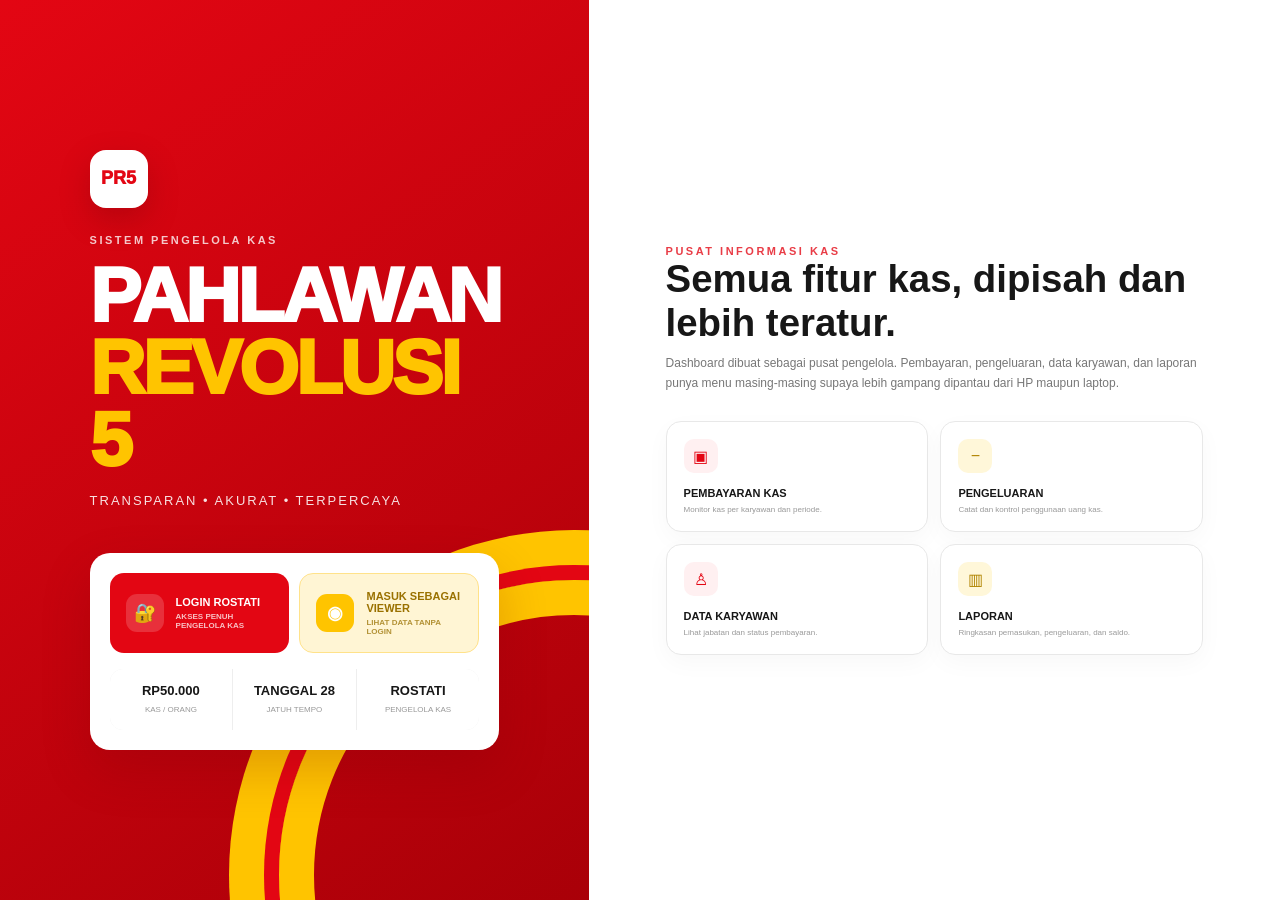
<file: index.html>
<!DOCTYPE html>
<html lang="id">
<head>
<meta charset="UTF-8">
<meta name="viewport" content="width=device-width,initial-scale=1.0">
<title>PAHLAWAN REVOLUSI 5 - SISTEM PENGELOLA KAS</title>

<style>
*{
  box-sizing:border-box
}

body{
  margin:0;
  font-family:Inter,Arial,sans-serif;
  background:#f7f7f7;
  color:#171717;
  min-height:100vh
}

.page{
  min-height:100vh;
  display:grid;
  grid-template-columns:46% 54%
}

.hero{
  position:relative;
  overflow:hidden;
  background:linear-gradient(145deg,#e30613,#a90008);
  color:#fff;
  padding:7vw 7vw;
  display:flex;
  align-items:center
}

.hero:after{
  content:"";
  position:absolute;
  width:520px;
  height:520px;
  border-radius:50%;
  right:-280px;
  bottom:-270px;
  border:35px solid #ffc400;
  box-shadow:
    0 0 0 15px #e30613,
    0 0 0 50px #ffc400
}

.inner{
  max-width:620px;
  position:relative;
  z-index:2
}

.eyebrow{
  font-size:11px;
  font-weight:900;
  letter-spacing:2.5px;
  opacity:.78
}

.brandmark{
  width:58px;
  height:58px;
  border-radius:16px;
  background:#fff;
  color:#e30613;
  display:grid;
  place-items:center;
  font-weight:1000;
  font-size:18px;
  margin-bottom:26px;
  box-shadow:0 12px 30px #7e000855
}

.hero h1{
  font-size:clamp(42px,6vw,82px);
  line-height:.94;
  margin:13px 0 18px;
  font-weight:1000;
  letter-spacing:-3px
}

.hero h1 span{
  color:#ffc400
}

.tag{
  font-size:13px;
  letter-spacing:2px;
  margin-bottom:45px;
  opacity:.88
}

.login-card{
  width:min(560px,100%);
  background:#fff;
  border-radius:20px;
  padding:20px;
  box-shadow:0 20px 50px #70000a33;
  color:#171717
}

.access{
  display:grid;
  grid-template-columns:1fr 1fr;
  gap:10px
}

.access button{
  border:0;
  border-radius:14px;
  padding:16px;
  text-align:left;
  display:flex;
  align-items:center;
  gap:12px;
  font-weight:900
}

.admin{
  background:#e30613;
  color:#fff
}

.viewer{
  background:#fff5d4;
  color:#9a7100;
  border:1px solid #ffe28a!important
}

.ico{
  width:38px;
  height:38px;
  border-radius:11px;
  display:grid;
  place-items:center;
  background:#ffffff2b;
  font-size:18px;
  flex:none
}

.viewer .ico{
  background:#ffc400;
  color:#fff
}

.access strong{
  display:block;
  font-size:11px
}

.access small{
  display:block;
  margin-top:4px;
  font-size:8px;
  opacity:.75
}

.facts{
  display:grid;
  grid-template-columns:repeat(3,1fr);
  gap:1px;
  background:#eee;
  margin-top:16px;
  border-radius:13px;
  overflow:hidden
}

.fact{
  background:#fff;
  padding:14px;
  text-align:center
}

.fact b{
  display:block;
  font-size:13px
}

.fact span{
  font-size:8px;
  color:#999
}

.side{
  padding:6vw 6vw;
  display:flex;
  align-items:center;
  background:#fff
}

.panel{
  width:min(650px,100%);
  margin:auto
}

.panel h2{
  font-size:clamp(28px,3vw,44px);
  margin:0 0 8px
}

.panel p{
  color:#777;
  font-size:12px;
  line-height:1.7;
  margin:0 0 28px
}

.features{
  display:grid;
  grid-template-columns:1fr 1fr;
  gap:12px
}

.feature{
  border:1px solid #e8e8e8;
  border-radius:15px;
  padding:17px;
  background:#fff;
  box-shadow:0 8px 25px #00000008
}

.feature .fi{
  width:34px;
  height:34px;
  border-radius:10px;
  background:#fff0f1;
  color:#e30613;
  display:grid;
  place-items:center;
  margin-bottom:10px
}

.feature:nth-child(2) .fi,
.feature:nth-child(4) .fi{
  background:#fff7d9;
  color:#b18400
}

.feature b{
  font-size:11px
}

.feature span{
  display:block;
  font-size:8px;
  color:#999;
  margin-top:4px
}

.modal{
  position:fixed;
  inset:0;
  background:#0009;
  backdrop-filter:blur(7px);
  display:grid;
  place-items:center;
  padding:18px;
  z-index:50
}

.hidden{
  display:none!important
}

.modal-box{
  width:min(420px,100%);
  background:#fff;
  border-radius:20px;
  padding:24px;
  box-shadow:0 30px 80px #0005
}

.close{
  float:right;
  border:0;
  background:#f2f2f2;
  width:32px;
  height:32px;
  border-radius:50%;
  font-size:20px
}

.modal-icon{
  width:48px;
  height:48px;
  border-radius:14px;
  background:#ffe8ea;
  color:#e30613;
  display:grid;
  place-items:center;
  font-size:21px;
  margin-bottom:15px
}

.modal-box h2{
  margin:0 0 7px
}

.modal-desc{
  font-size:11px;
  color:#888;
  margin:0 0 20px
}

.modal-box label{
  display:block;
  font-size:9px;
  font-weight:900;
  color:#666
}

.password-wrap{
  display:flex;
  margin-top:7px
}

.password-wrap input{
  flex:1;
  min-width:0;
  padding:12px;
  border:1px solid #ddd;
  border-right:0;
  border-radius:10px 0 0 10px;
  outline:0
}

.password-wrap button{
  border:1px solid #ddd;
  background:#fafafa;
  border-radius:0 10px 10px 0;
  padding:0 12px;
  font-size:9px;
  font-weight:900
}

.error{
  color:#e30613;
  font-size:10px;
  font-weight:800
}

.primary-btn{
  width:100%;
  border:0;
  border-radius:11px;
  background:#e30613;
  color:#fff;
  padding:13px;
  font-size:10px;
  font-weight:950;
  margin-top:10px
}

@media(max-width:900px){

  .page{
    grid-template-columns:1fr
  }

  .hero{
    min-height:620px;
    padding:42px 22px
  }

  .side{
    padding:42px 22px
  }

  .hero h1{
    font-size:clamp(42px,13vw,72px)
  }

  .login-card{
    padding:15px
  }

  .access{
    grid-template-columns:1fr
  }

  .features{
    grid-template-columns:1fr 1fr
  }
}

@media(max-width:520px){

  .hero{
    min-height:650px
  }

  .facts{
    grid-template-columns:1fr
  }

  .fact{
    padding:11px
  }

  .features{
    grid-template-columns:1fr
  }

  .side{
    padding:35px 18px
  }

  .panel h2{
    font-size:30px
  }
}
</style>
</head>

<body>

<div class="page">

  <section class="hero">

    <div class="inner">

      <div class="brandmark">
        PR5
      </div>

      <div class="eyebrow">
        SISTEM PENGELOLA KAS
      </div>

      <h1>
        PAHLAWAN <span>REVOLUSI 5</span>
      </h1>

      <div class="tag">
        TRANSPARAN • AKURAT • TERPERCAYA
      </div>

      <div class="login-card">

        <div class="access">

          <button
            class="admin"
            id="openAdmin"
          >

            <span class="ico">
              🔐
            </span>

            <span>
              <strong>
                LOGIN ROSTATI
              </strong>

              <small>
                AKSES PENUH PENGELOLA KAS
              </small>
            </span>

          </button>


          <button
            class="viewer"
            id="enterViewer"
          >

            <span class="ico">
              ◉
            </span>

            <span>
              <strong>
                MASUK SEBAGAI VIEWER
              </strong>

              <small>
                LIHAT DATA TANPA LOGIN
              </small>
            </span>

          </button>

        </div>


        <div class="facts">

          <div class="fact">
            <b>RP50.000</b>
            <span>KAS / ORANG</span>
          </div>

          <div class="fact">
            <b>TANGGAL 28</b>
            <span>JATUH TEMPO</span>
          </div>

          <div class="fact">
            <b>ROSTATI</b>
            <span>PENGELOLA KAS</span>
          </div>

        </div>

      </div>

    </div>

  </section>


  <section class="side">

    <div class="panel">

      <div
        class="eyebrow"
        style="color:#e30613"
      >
        PUSAT INFORMASI KAS
      </div>

      <h2>
        Semua fitur kas, dipisah dan lebih teratur.
      </h2>

      <p>
        Dashboard dibuat sebagai pusat pengelola.
        Pembayaran, pengeluaran, data karyawan, dan
        laporan punya menu masing-masing supaya lebih
        gampang dipantau dari HP maupun laptop.
      </p>


      <div class="features">

        <div class="feature">

          <div class="fi">
            ▣
          </div>

          <b>
            PEMBAYARAN KAS
          </b>

          <span>
            Monitor kas per karyawan dan periode.
          </span>

        </div>


        <div class="feature">

          <div class="fi">
            −
          </div>

          <b>
            PENGELUARAN
          </b>

          <span>
            Catat dan kontrol penggunaan uang kas.
          </span>

        </div>


        <div class="feature">

          <div class="fi">
            ♙
          </div>

          <b>
            DATA KARYAWAN
          </b>

          <span>
            Lihat jabatan dan status pembayaran.
          </span>

        </div>


        <div class="feature">

          <div class="fi">
            ▥
          </div>

          <b>
            LAPORAN
          </b>

          <span>
            Ringkasan pemasukan, pengeluaran, dan saldo.
          </span>

        </div>

      </div>

    </div>

  </section>

</div>


<div
  class="modal hidden"
  id="loginModal"
>

  <div class="modal-box">

    <button
      class="close"
      id="closeAdmin"
    >
      ×
    </button>


    <div class="modal-icon">
      🔐
    </div>


    <div
      class="eyebrow"
      style="color:#e30613"
    >
      AKSES PENGELOLA
    </div>


    <h2>
      LOGIN ROSTATI
    </h2>


    <p class="modal-desc">
      Masukkan password pengelola untuk membuka
      dashboard pengelola kas.
    </p>


    <label>
      PASSWORD
    </label>


    <div class="password-wrap">

      <input
        id="password"
        type="password"
        placeholder="MASUKKAN PASSWORD"
        autocomplete="current-password"
      >

      <button
        id="togglePassword"
        type="button"
      >
        LIHAT
      </button>

    </div>


    <p
      class="error hidden"
      id="loginError"
    >
      PASSWORD SALAH.
    </p>


    <button
      class="primary-btn"
      id="loginBtn"
    >
      MASUK KE DASHBOARD
    </button>

  </div>

</div>


<script src="js/auth.js"></script>

</body>
</html>
</file>
